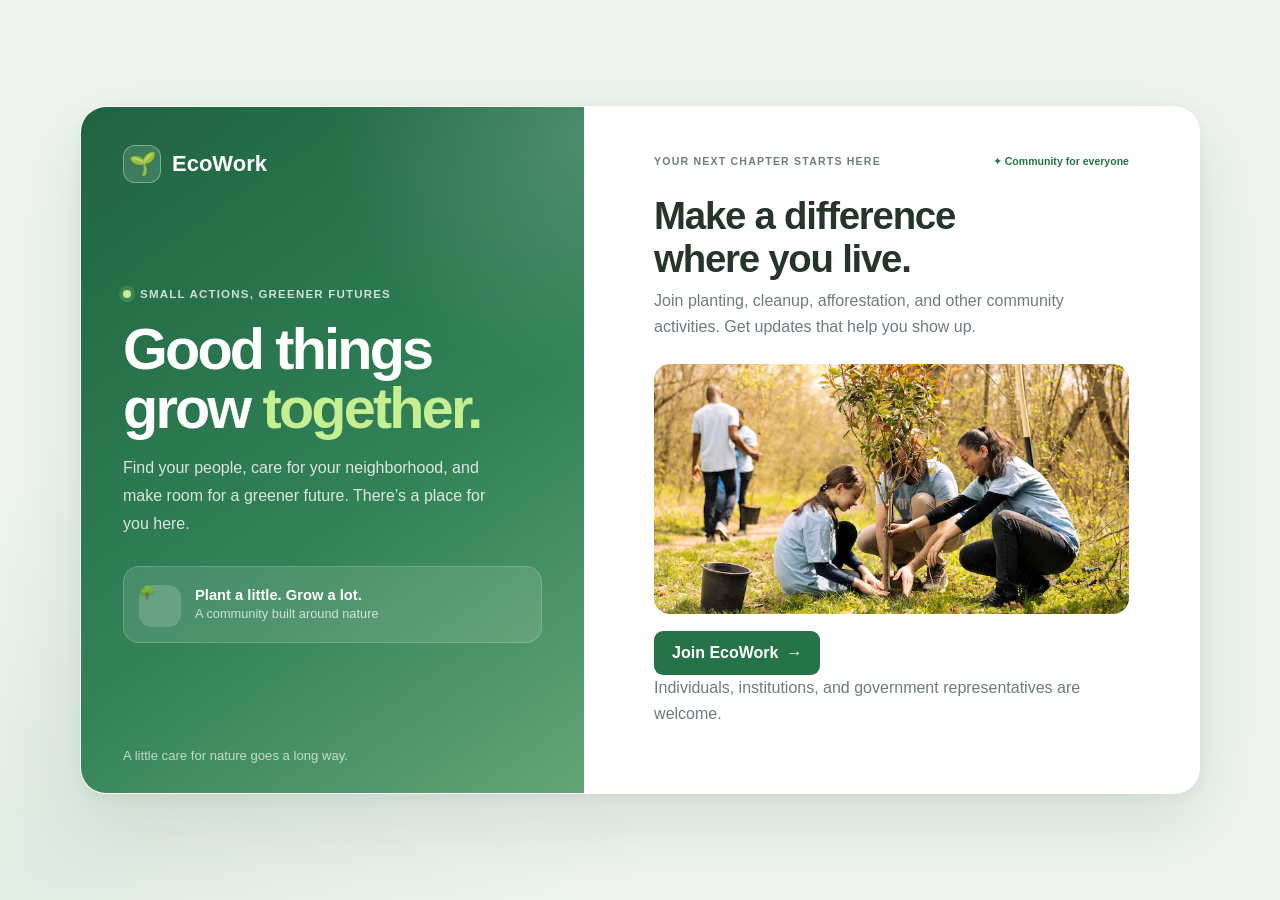
<file: index.html>
<!DOCTYPE html>
<html lang="en">
<head>
    <meta charset="UTF-8">
    <meta name="viewport" content="width=device-width, initial-scale=1">
    <meta name="theme-color" content="#eff4f0">
    <meta name="description" content="Join EcoWork to plant, clean up, and grow greener communities together.">
    <title>EcoWork — Grow greener communities</title>
    <link rel="stylesheet" href="ecowork.css">
</head>
<body>
    <main class="page-shell">
        <section class="welcome-panel" aria-label="About EcoWork">
            <a class="brand" href="index.html"><span class="brand-mark" aria-hidden="true">🌱</span><span>EcoWork</span></a>
            <div class="welcome-copy">
                <span class="eyebrow"><span class="eyebrow-dot"></span> SMALL ACTIONS, GREENER FUTURES</span>
                <h1>Good things<br>grow <span>together.</span></h1>
                <p>Find your people, care for your neighborhood, and make room for a greener future. There’s a place for you here.</p>
                <div class="community-card">
                    <span class="community-icon" aria-hidden="true">🌳</span>
                    <div><strong>Plant a little. Grow a lot.</strong><span>A community built around nature</span></div>
                </div>
            </div>
            <div class="welcome-footer">A little care for nature goes a long way.</div>
        </section>
        <section class="form-panel" aria-label="Join EcoWork">
            <div class="form-wrap">
                <div class="form-topline"><span>YOUR NEXT CHAPTER STARTS HERE</span><span class="secure-label">✦ Community for everyone</span></div>
                <h2>Make a difference<br>where you live.</h2>
                <p class="form-intro">Join planting, cleanup, afforestation, and other community activities. Get updates that help you show up.</p>
                <img class="hero-image" src="planting trees.avif" alt="People working together to plant a tree">
                <a class="primary-button" href="register.html">Join EcoWork <span aria-hidden="true">→</span></a>
                <p class="form-intro">Individuals, institutions, and government representatives are welcome.</p>
            </div>
        </section>
    </main>
</body>
</html>
</file>
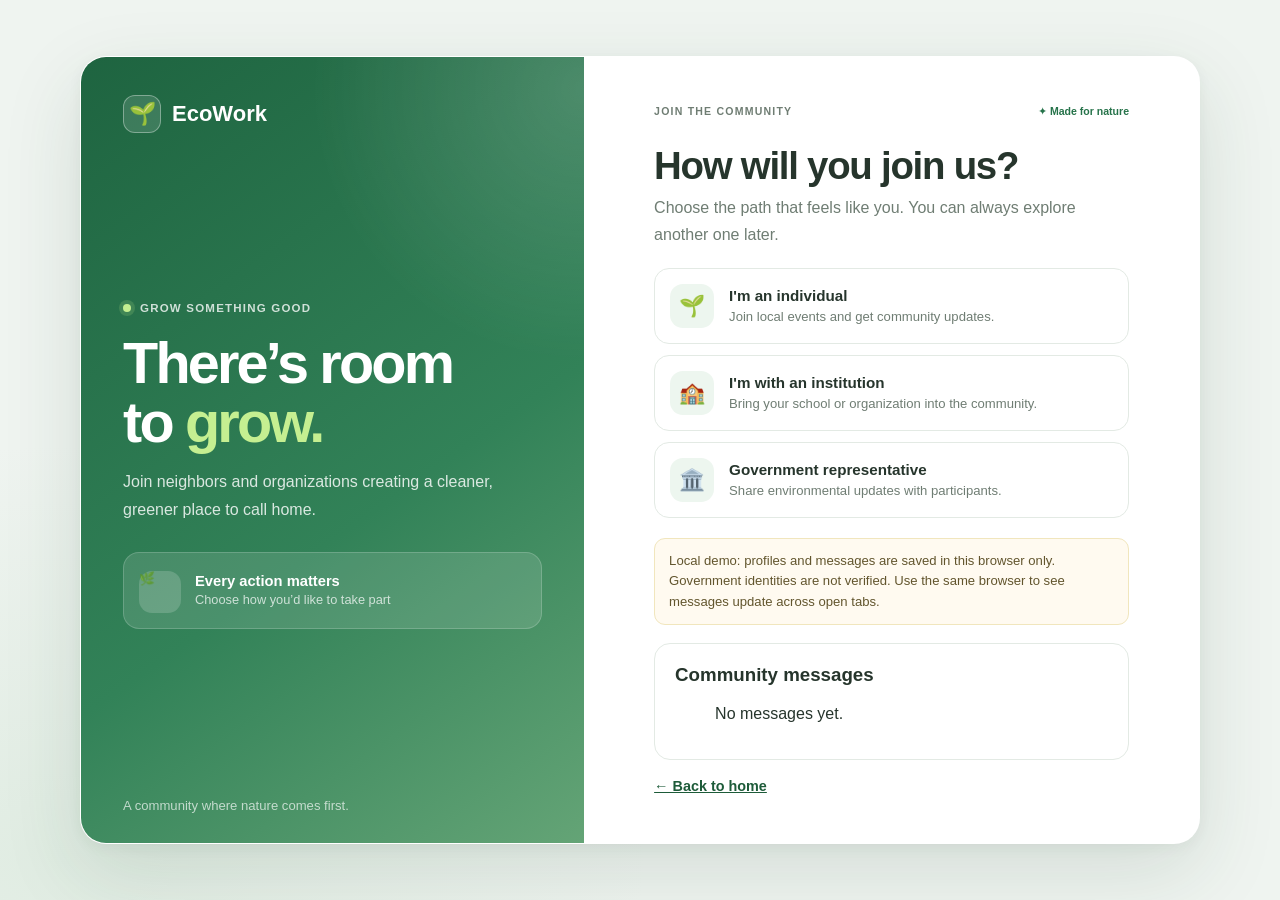
<file: register.html>
<!DOCTYPE html>
<html lang="en">
<head>
    <meta charset="UTF-8">
    <meta name="viewport" content="width=device-width, initial-scale=1">
    <title>Join EcoWork</title>
    <link rel="stylesheet" href="ecowork.css">
</head>
<body>
    <main class="page-shell">
        <section class="welcome-panel" aria-label="Welcome to EcoWork">
            <a class="brand" href="index.html"><span class="brand-mark" aria-hidden="true">🌱</span><span>EcoWork</span></a>
            <div class="welcome-copy">
                <span class="eyebrow"><span class="eyebrow-dot"></span> GROW SOMETHING GOOD</span>
                <h1>There’s room<br>to <span>grow.</span></h1>
                <p>Join neighbors and organizations creating a cleaner, greener place to call home.</p>
                <div class="community-card">
                    <span class="community-icon" aria-hidden="true">🌿</span>
                    <div><strong>Every action matters</strong><span>Choose how you’d like to take part</span></div>
                </div>
            </div>
            <div class="welcome-footer">A community where nature comes first.</div>
        </section>
        <section class="form-panel" aria-label="EcoWork registration">
            <div class="form-wrap">
                <div class="form-topline"><span>JOIN THE COMMUNITY</span><span class="secure-label">✦ Made for nature</span></div>
                <h2 id="pageHeading">How will you join us?</h2>
                <p class="form-intro" id="rolePrompt">Choose the path that feels like you. You can always explore another one later.</p>

                <div class="role-options" role="group" aria-label="Choose registration type">
                    <button type="button" class="role-card roleButton" data-role="individual" aria-pressed="false">
                        <span class="role-icon" aria-hidden="true">🌱</span>
                        <span class="role-copy"><strong>I'm an individual</strong><span>Join local events and get community updates.</span></span>
                    </button>
                    <button type="button" class="role-card roleButton" data-role="institution" aria-pressed="false">
                        <span class="role-icon" aria-hidden="true">🏫</span>
                        <span class="role-copy"><strong>I'm with an institution</strong><span>Bring your school or organization into the community.</span></span>
                    </button>
                    <button type="button" class="role-card roleButton" data-role="government" aria-pressed="false">
                        <span class="role-icon" aria-hidden="true">🏛️</span>
                        <span class="role-copy"><strong>Government representative</strong><span>Share environmental updates with participants.</span></span>
                    </button>
                </div>

                <p class="prototype-notice" id="prototypeNotice">Local demo: profiles and messages are saved in this browser only. Government identities are not verified. Use the same browser to see messages update across open tabs.</p>
                <p class="form-message" id="statusMessage" role="status" aria-live="polite"></p>

                <form id="regForm" class="form-card" hidden>
                    <h3 id="formHeading">Registration details</h3>
                    <label for="name">Full name</label>
                    <input type="text" id="name" name="name" autocomplete="name" pattern="[\p{L}\p{M}]+([ .'\-][\p{L}\p{M}]+)*" maxlength="100" title="Use letters, spaces, apostrophes, or hyphens." required>
                    <label for="phone">Phone number (7–15 digits)</label>
                    <input type="tel" id="phone" name="phone" autocomplete="tel" inputmode="numeric" pattern="[0-9]{7,15}" minlength="7" maxlength="15" title="Enter 7 to 15 digits only." required>
                    <label for="city">City / Area</label>
                    <input type="text" id="city" name="city" autocomplete="address-level2" minlength="2" maxlength="120" required>

                    <div id="institutionField" hidden>
                        <label for="institutionName">Institution name</label>
                        <input type="text" id="institutionName" name="institutionName" minlength="2" maxlength="150">
                    </div>

                    <div id="notificationField">
                        <label for="frequency">How often would you like EcoWork updates?</label>
                        <select id="frequency" name="frequency">
                            <option value="weekly">Weekly</option>
                            <option value="daily">Daily</option>
                        </select>
                    </div>

                    <div id="governmentFields" hidden>
                        <label for="jobId">Government job / employee ID</label>
                        <input type="text" id="jobId" name="jobId" autocomplete="off" minlength="2" maxlength="100">
                        <label for="department">Environmental department</label>
                        <input type="text" id="department" name="department" autocomplete="organization" minlength="2" maxlength="150" placeholder="For example, Environment and Forest Department">
                        <label for="officialEmail">Official email address</label>
                        <input type="email" id="officialEmail" name="officialEmail" autocomplete="email" maxlength="254" placeholder="name@example.gov">
                        <p class="form-intro">This local demo does not verify government employment.</p>
                    </div>
                    <button type="submit">Create account</button>
                </form>

                <section id="governmentDashboard" class="form-card" hidden>
                    <h3>Send a community message</h3>
                    <p class="form-intro">Your message appears immediately for matching participants using this browser.</p>
                    <form id="announcementForm">
                        <label for="announcement">Message</label>
                        <textarea id="announcement" name="announcement" rows="4" minlength="10" maxlength="1000" placeholder="Share an event, planting drive, or environmental update…" required></textarea>
                        <label for="audience">Audience</label>
                        <select id="audience" name="audience">
                            <option value="all">All participants</option>
                            <option value="daily">Daily update subscribers</option>
                            <option value="weekly">Weekly update subscribers</option>
                        </select>
                        <button type="submit">Send message</button>
                    </form>
                </section>

                <section id="announcements" class="form-card">
                    <h3>Community messages</h3>
                    <ul id="announcementList"><li>No messages yet.</li></ul>
                </section>
                <a class="text-link" href="index.html">← Back to home</a>
            </div>
        </section>
    </main>
    <script>
        const storageKeys = {
            registrations: "ecowork.registrations",
            announcements: "ecowork.announcements"
        };
        const roleButtons = document.querySelectorAll(".roleButton");
        const regForm = document.getElementById("regForm");
        const statusMessage = document.getElementById("statusMessage");
        const institutionField = document.getElementById("institutionField");
        const institutionName = document.getElementById("institutionName");
        const governmentFields = document.getElementById("governmentFields");
        const jobId = document.getElementById("jobId");
        const department = document.getElementById("department");
        const officialEmail = document.getElementById("officialEmail");
        const notificationField = document.getElementById("notificationField");
        const governmentDashboard = document.getElementById("governmentDashboard");
        const announcementList = document.getElementById("announcementList");
        let selectedRole = "";
        let registrations = readStoredList(storageKeys.registrations);
        let announcements = readStoredList(storageKeys.announcements);
        let currentGovernment = null;

        function readStoredList(key) {
            try {
                const value = localStorage.getItem(key);
                if (!value) return [];
                const parsed = JSON.parse(value);
                if (!Array.isArray(parsed)) throw new Error("Saved data is not a list.");
                return parsed;
            } catch (error) {
                console.error("Could not read EcoWork browser storage:", error);
                statusMessage.textContent = "Could not load saved EcoWork data. Clear this site's browser storage and try again.";
                return [];
            }
        }

        function saveStoredData(key, value) {
            try {
                localStorage.setItem(key, JSON.stringify(value));
                return true;
            } catch (error) {
                console.error("Could not save EcoWork browser storage:", error);
                statusMessage.textContent = "Could not save data in this browser. Check browser storage settings and try again.";
                return false;
            }
        }

        function renderAnnouncements() {
            announcementList.replaceChildren();
            if (announcements.length === 0) {
                announcementList.textContent = "No messages yet.";
                return;
            }
            announcements.slice().reverse().forEach(function (announcement) {
                const item = document.createElement("li");
                item.textContent = new Date(announcement.createdAt).toLocaleString() +
                    " — " + announcement.message + " (" + announcement.audience + ")";
                announcementList.appendChild(item);
            });
        }

        function chooseRole(role) {
            selectedRole = role;
            regForm.hidden = false;
            document.getElementById("formHeading").textContent =
                role === "government" ? "Government representative details" : "Registration details";
            roleButtons.forEach(function (button) {
                button.setAttribute("aria-pressed", String(button.dataset.role === role));
            });

            const isInstitution = role === "institution";
            const isGovernment = role === "government";
            institutionField.hidden = !isInstitution;
            institutionName.required = isInstitution;
            governmentFields.hidden = !isGovernment;
            jobId.required = isGovernment;
            department.required = isGovernment;
            officialEmail.required = isGovernment;
            notificationField.hidden = isGovernment;
            governmentDashboard.hidden = true;
            statusMessage.textContent = "";
            regForm.scrollIntoView({ behavior: "smooth", block: "start" });
            document.getElementById("name").focus({ preventScroll: true });
        }

        roleButtons.forEach(function (button) {
            button.addEventListener("click", function () {
                chooseRole(button.dataset.role);
            });
        });

        regForm.addEventListener("submit", function (event) {
            event.preventDefault();
            if (!selectedRole || !regForm.reportValidity()) return;

            const registration = {
                id: Date.now().toString(36) + Math.random().toString(36).slice(2),
                role: selectedRole,
                name: document.getElementById("name").value.trim(),
                phone: document.getElementById("phone").value.trim(),
                city: document.getElementById("city").value.trim(),
                createdAt: new Date().toISOString()
            };
            if (selectedRole === "institution") {
                registration.institutionName = institutionName.value.trim();
            } else if (selectedRole === "government") {
                registration.jobId = jobId.value.trim();
                registration.department = department.value.trim();
                registration.officialEmail = officialEmail.value.trim();
            } else {
                registration.frequency = document.getElementById("frequency").value;
            }

            const nextRegistrations = registrations.concat(registration);
            if (!saveStoredData(storageKeys.registrations, nextRegistrations)) return;
            registrations = nextRegistrations;

            if (selectedRole === "government") {
                currentGovernment = registration;
                governmentDashboard.hidden = false;
                document.getElementById("pageHeading").hidden = true;
                document.getElementById("rolePrompt").hidden = true;
                document.querySelector(".role-options").hidden = true;
                document.getElementById("prototypeNotice").hidden = true;
                regForm.reset();
                regForm.hidden = true;
                roleButtons.forEach(function (button) {
                    button.hidden = true;
                });
                statusMessage.textContent = "Government profile saved in this browser. Messages you send will show in this browser only.";
                governmentDashboard.scrollIntoView({ behavior: "smooth", block: "start" });
            } else {
                try {
                    sessionStorage.setItem("ecowork.currentRegistration", JSON.stringify(registration));
                } catch (error) {
                    console.error("Could not save active EcoWork profile in this tab:", error);
                    statusMessage.textContent = "Registration was saved, but this tab could not open your profile. Enable session storage and try again.";
                    return;
                }
                window.location.href = "success.html";
            }
        });

        document.getElementById("announcementForm").addEventListener("submit", function (event) {
            event.preventDefault();
            const form = event.currentTarget;
            if (!form.reportValidity()) return;
            if (!currentGovernment) {
                statusMessage.textContent = "Register as a government representative before sending a message.";
                return;
            }

            const message = {
                id: Date.now().toString(36) + Math.random().toString(36).slice(2),
                sender: currentGovernment.name,
                department: currentGovernment.department,
                message: document.getElementById("announcement").value.trim(),
                audience: document.getElementById("audience").value,
                createdAt: new Date().toISOString()
            };
            const nextAnnouncements = announcements.concat(message);
            if (!saveStoredData(storageKeys.announcements, nextAnnouncements)) return;
            announcements = nextAnnouncements;
            renderAnnouncements();
            form.reset();
            statusMessage.textContent = "Message sent! It is available immediately to matching participants in this browser.";
        });

        window.addEventListener("storage", function (event) {
            if (event.key === storageKeys.announcements) {
                announcements = readStoredList(storageKeys.announcements);
                renderAnnouncements();
            } else if (event.key === storageKeys.registrations) {
                registrations = readStoredList(storageKeys.registrations);
            }
        });

        renderAnnouncements();
    </script>
</body>
</html>
</file>
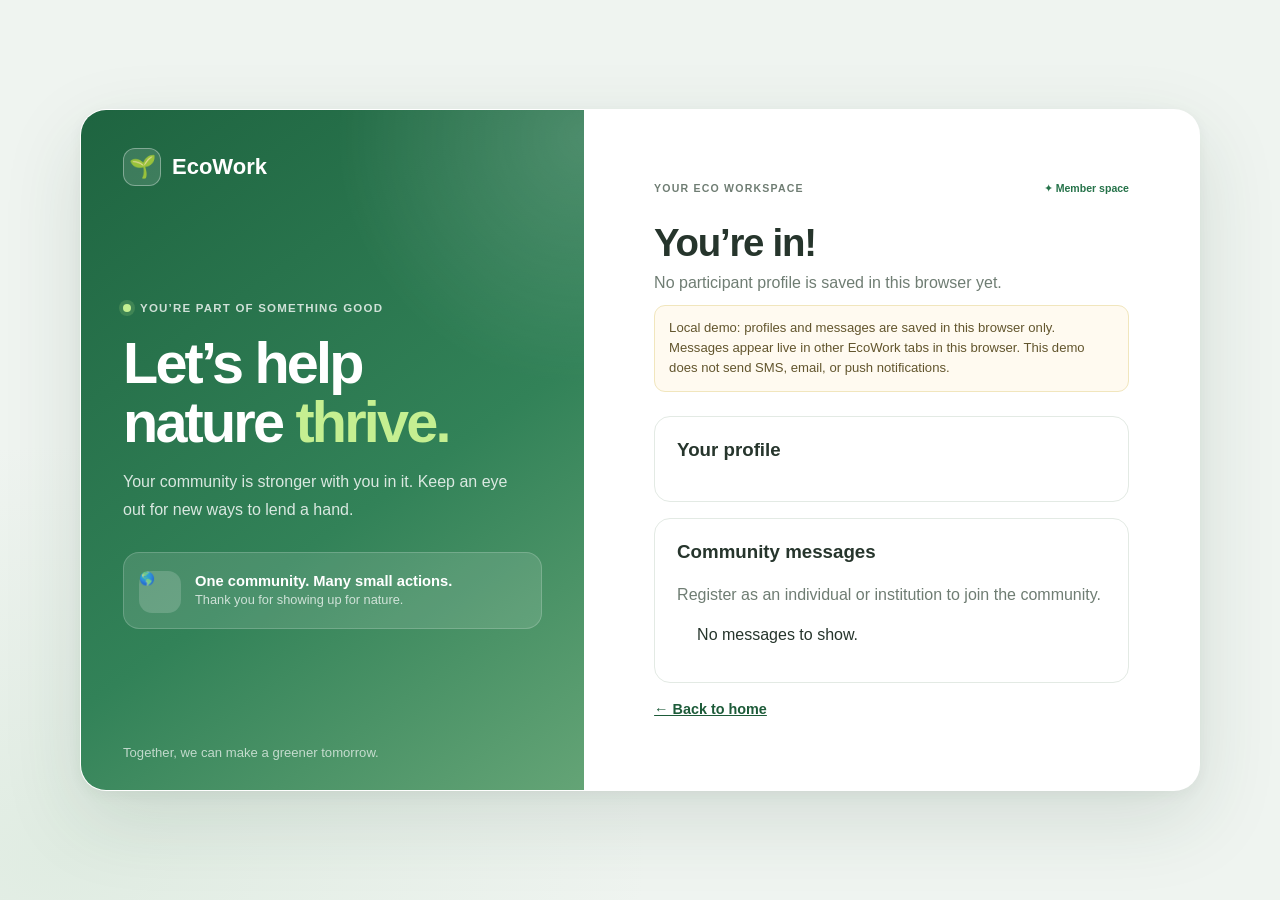
<file: success.html>
<!DOCTYPE html>
<html lang="en">
<head>
    <meta charset="UTF-8">
    <meta name="viewport" content="width=device-width, initial-scale=1">
    <title>Your EcoWork Space</title>
    <link rel="stylesheet" href="ecowork.css">
</head>
<body>
    <main class="page-shell">
        <section class="welcome-panel" aria-label="Welcome to EcoWork">
            <a class="brand" href="index.html"><span class="brand-mark" aria-hidden="true">🌱</span><span>EcoWork</span></a>
            <div class="welcome-copy">
                <span class="eyebrow"><span class="eyebrow-dot"></span> YOU’RE PART OF SOMETHING GOOD</span>
                <h1>Let’s help<br>nature <span>thrive.</span></h1>
                <p>Your community is stronger with you in it. Keep an eye out for new ways to lend a hand.</p>
                <div class="community-card">
                    <span class="community-icon" aria-hidden="true">🌎</span>
                    <div><strong>One community. Many small actions.</strong><span>Thank you for showing up for nature.</span></div>
                </div>
            </div>
            <div class="welcome-footer">Together, we can make a greener tomorrow.</div>
        </section>
        <section class="form-panel" aria-label="Your EcoWork account">
            <div class="form-wrap">
                <div class="form-topline"><span>YOUR ECO WORKSPACE</span><span class="secure-label">✦ Member space</span></div>
                <h2 class="success-heading">You’re in!</h2>
                <p id="welcomeMessage" class="success-intro" role="status" aria-live="polite"></p>
                <p class="notice">Local demo: profiles and messages are saved in this browser only. Messages appear live in other EcoWork tabs in this browser. This demo does not send SMS, email, or push notifications.</p>
                <div class="dashboard">
                    <section class="panel" aria-labelledby="profileHeading">
                        <h3 id="profileHeading">Your profile</h3>
                        <form id="profileForm">
                            <label for="profileName">Name</label>
                            <input type="text" id="profileName" pattern="[\p{L}\p{M}]+([ .'\-][\p{L}\p{M}]+)*" maxlength="100" title="Use letters, spaces, apostrophes, or hyphens." required>
                            <label for="profileCity">City / Area</label>
                            <input type="text" id="profileCity" minlength="2" maxlength="120" required>
                            <div id="profileInstitutionField" hidden>
                                <label for="profileInstitution">Institution</label>
                                <input type="text" id="profileInstitution" minlength="2" maxlength="150">
                            </div>
                            <label for="profilePhone">Phone (7–15 digits)</label>
                            <input type="tel" id="profilePhone" inputmode="numeric" pattern="[0-9]{7,15}" minlength="7" maxlength="15" title="Enter 7 to 15 digits only." required>
                            <label for="profileFrequency">Update preference</label>
                            <select id="profileFrequency">
                                <option value="weekly">Weekly</option>
                                <option value="daily">Daily</option>
                            </select>
                            <button type="submit">Save profile</button>
                        </form>
                        <p id="profileStatus" class="form-message" role="status" aria-live="polite"></p>
                    </section>
                    <section class="panel" aria-labelledby="upcomingHeading">
                        <h3 id="upcomingHeading">Community messages</h3>
                        <p id="messageSchedule" class="form-intro"></p>
                        <p id="messageStatus" class="form-message" role="status" aria-live="polite"></p>
                        <ul id="messageList"></ul>
                    </section>
                </div>
                <a class="text-link" href="index.html">← Back to home</a>
            </div>
        </section>
    </main>
    <script>
        const storageKeys = {
            registrations: "ecowork.registrations",
            announcements: "ecowork.announcements"
        };
        const welcomeMessage = document.getElementById("welcomeMessage");
        const messageSchedule = document.getElementById("messageSchedule");
        const messageList = document.getElementById("messageList");
        const profileForm = document.getElementById("profileForm");
        const profileName = document.getElementById("profileName");
        const profileCity = document.getElementById("profileCity");
        const profilePhone = document.getElementById("profilePhone");
        const profileFrequency = document.getElementById("profileFrequency");
        const profileInstitutionField = document.getElementById("profileInstitutionField");
        const profileInstitution = document.getElementById("profileInstitution");
        const profileStatus = document.getElementById("profileStatus");
        const messageStatus = document.getElementById("messageStatus");
        let currentRegistration = readCurrentRegistration();

        function readCurrentRegistration() {
            try {
                const value = sessionStorage.getItem("ecowork.currentRegistration");
                return value ? JSON.parse(value) : null;
            } catch (error) {
                console.error("Could not read EcoWork profile:", error);
                welcomeMessage.textContent = "Could not read your saved profile from this browser.";
                return null;
            }
        }

        function readList(key) {
            try {
                const value = localStorage.getItem(key);
                if (!value) return [];
                const parsed = JSON.parse(value);
                if (!Array.isArray(parsed)) throw new Error("Saved EcoWork data is not a list.");
                return parsed;
            } catch (error) {
                console.error("Could not read EcoWork browser data:", error);
                messageStatus.textContent = "Could not read saved EcoWork data from this browser.";
                return [];
            }
        }

        function renderProfile() {
            if (!currentRegistration) {
                welcomeMessage.textContent = "No participant profile is saved in this browser yet.";
                messageSchedule.textContent = "Register as an individual or institution to join the community.";
                profileForm.hidden = true;
                messageList.textContent = "No messages to show.";
                return;
            }

            welcomeMessage.textContent = "Thanks for joining, " + currentRegistration.name + "!";
            profileName.value = currentRegistration.name || "";
            profileCity.value = currentRegistration.city || "";
            profilePhone.value = currentRegistration.phone || "";
            profileFrequency.value = currentRegistration.frequency || "weekly";
            const isInstitution = currentRegistration.role === "institution";
            profileInstitutionField.hidden = !isInstitution;
            profileInstitution.required = isInstitution;
            profileInstitution.value = currentRegistration.institutionName || "";
            renderMessages();
        }

        function renderMessages() {
            messageList.replaceChildren();
            if (!currentRegistration) return;
            const frequency = currentRegistration.frequency === "daily" ? "daily" : "weekly";
            messageSchedule.textContent = "Your preference is " + frequency +
                ". New matching messages appear here immediately while EcoWork is open in this browser.";
            const messages = readList(storageKeys.announcements).filter(function (announcement) {
                return announcement && typeof announcement.message === "string" &&
                    (announcement.audience === "all" || announcement.audience === frequency);
            });

            if (messages.length === 0) {
                messageList.textContent = "No messages for your preference yet.";
                return;
            }
            messages.slice().reverse().forEach(function (announcement) {
                const item = document.createElement("li");
                item.textContent = new Date(announcement.createdAt).toLocaleString() +
                    " — " + announcement.message + " (from " + announcement.department + ")";
                messageList.appendChild(item);
            });
        }

        profileForm.addEventListener("submit", function (event) {
            event.preventDefault();
            if (!currentRegistration || !profileForm.reportValidity()) return;

            const registrations = readList(storageKeys.registrations);
            const index = registrations.findIndex(function (registration) {
                return registration.id === currentRegistration.id;
            });
            if (index < 0) {
                profileStatus.textContent = "Could not find your registration record in this browser.";
                return;
            }

            const updatedRegistration = Object.assign({}, currentRegistration, {
                name: profileName.value.trim(),
                city: profileCity.value.trim(),
                phone: profilePhone.value.trim(),
                frequency: profileFrequency.value
            });
            if (updatedRegistration.role === "institution") {
                updatedRegistration.institutionName = profileInstitution.value.trim();
            }
            registrations[index] = updatedRegistration;

            try {
                localStorage.setItem(storageKeys.registrations, JSON.stringify(registrations));
                sessionStorage.setItem("ecowork.currentRegistration", JSON.stringify(updatedRegistration));
                currentRegistration = updatedRegistration;
                profileStatus.textContent = "Profile saved in this browser.";
                welcomeMessage.textContent = "Thanks for being part of EcoWork, " + currentRegistration.name + "!";
                renderMessages();
            } catch (error) {
                console.error("Could not save EcoWork profile:", error);
                profileStatus.textContent = "Could not save profile changes. Check browser storage and try again.";
            }
        });

        window.addEventListener("storage", function (event) {
            if (event.key === storageKeys.announcements) {
                renderMessages();
                messageStatus.textContent = "New messages loaded.";
            }
        });

        renderProfile();
    </script>
</body>
</html>
</file>
<file: ecowork.css>
:root {
    font-family: "DM Sans", "Segoe UI", sans-serif;
    color: #26352c;
    background: #eff4f0;
    font-synthesis: none;
    text-rendering: optimizeLegibility;
    --green: #26734a;
    --green-dark: #1d5b39;
    --green-light: #edf6ef;
    --text-muted: #6f7d73;
    --border: #e3eae4;
}

* { box-sizing: border-box; }
body {
    min-width: 320px;
    min-height: 100vh;
    margin: 0;
    padding: 32px;
    display: grid;
    place-items: center;
    background: radial-gradient(ellipse at 5% 95%, rgba(176, 211, 182, 0.24), transparent 34%), #eff4f0;
}
button, input, select, textarea { font: inherit; }
button { cursor: pointer; }
a { color: var(--green-dark); }

.page-shell {
    width: min(1120px, 100%);
    min-height: 680px;
    display: grid;
    grid-template-columns: 0.9fr 1.1fr;
    overflow: hidden;
    border: 1px solid rgba(255, 255, 255, 0.9);
    border-radius: 26px;
    background: #fff;
    box-shadow: 0 28px 80px rgba(30, 67, 45, 0.13), 0 4px 14px rgba(30, 67, 45, 0.05);
}
.welcome-panel {
    position: relative;
    display: flex;
    min-height: 680px;
    flex-direction: column;
    overflow: hidden;
    padding: 38px 42px 30px;
    color: #fff;
    background: radial-gradient(circle at 100% 4%, rgba(255, 255, 255, 0.16), transparent 30%), linear-gradient(145deg, #1e6440 0%, #328258 58%, #64a476 100%);
}
.brand { display: inline-flex; align-items: center; gap: 11px; width: fit-content; color: inherit; font-size: 22px; font-weight: 800; text-decoration: none; }
.brand-mark { display: grid; width: 38px; height: 38px; place-items: center; border: 1px solid rgba(255,255,255,.35); border-radius: 12px; background: rgba(255,255,255,.13); font-size: 22px; }
.welcome-copy { position: relative; z-index: 1; margin: auto 0; }
.eyebrow, .form-topline { display: flex; align-items: center; gap: 9px; font-size: .72rem; font-weight: 800; letter-spacing: 1.2px; }
.eyebrow { color: rgba(255,255,255,.78); }
.eyebrow-dot { width: 8px; height: 8px; border-radius: 50%; background: #c5ef91; box-shadow: 0 0 0 4px rgba(197,239,145,.16); }
.welcome-panel h1 { margin: 20px 0 14px; font-size: clamp(2.5rem,5vw,3.6rem); line-height: 1.02; letter-spacing: -2.8px; }
.welcome-panel h1 span { color: #c5ef91; }
.welcome-panel p { max-width: 390px; color: rgba(255,255,255,.82); line-height: 1.75; }
.community-card { display: flex; align-items: center; gap: 14px; margin-top: 28px; padding: 15px; border: 1px solid rgba(255,255,255,.18); border-radius: 16px; background: rgba(255,255,255,.12); }
.community-icon { display: grid; flex: 0 0 42px; width: 42px; height: 42px; place-items: center; border-radius: 13px; background: rgba(255,255,255,.17); font-size: 21px; }
.community-card strong, .community-card span { display: block; }
.community-card strong { font-size: .92rem; }
.community-card span { margin-top: 3px; color: rgba(255,255,255,.73); font-size: .8rem; }
.welcome-footer { color: rgba(255,255,255,.68); font-size: .82rem; }

.form-panel { display: flex; align-items: center; justify-content: center; padding: 48px clamp(28px,6vw,70px); }
.form-wrap { width: min(100%,510px); }
.form-topline { justify-content: space-between; gap: 12px; color: var(--text-muted); font-size: .66rem; }
.secure-label { color: var(--green); letter-spacing: 0; font-weight: 700; }
.form-wrap h2 { margin: 27px 0 8px; color: #26352c; font-size: clamp(1.8rem,4vw,2.4rem); line-height: 1.12; letter-spacing: -1.25px; }
.form-intro { margin: 0 0 18px; color: var(--text-muted); line-height: 1.65; }
.hero-image { display: block; width: 100%; max-height: 250px; object-fit: cover; margin: 23px 0 0; border-radius: 16px; }
.primary-button, button[type="submit"] { display: inline-flex; min-height: 44px; align-items: center; justify-content: center; gap: 8px; margin-top: 17px; padding: 11px 18px; color: #fff; border: 0; border-radius: 9px; background: var(--green); font-weight: 800; text-decoration: none; transition: background 140ms ease, transform 140ms ease; }
.primary-button:hover, button[type="submit"]:hover { transform: translateY(-1px); background: var(--green-dark); }
.text-link { display: inline-block; margin-top: 18px; font-size: .9rem; font-weight: 700; }
.role-options { display: grid; gap: 11px; margin: 20px 0; }
.role-card { display: flex; width: 100%; align-items: center; gap: 15px; padding: 15px; text-align: left; color: #26352c; border: 1px solid var(--border); border-radius: 15px; background: #fff; transition: border-color 140ms ease, background 140ms ease, transform 140ms ease; }
.role-card:hover { transform: translateY(-1px); border-color: #a8cdb1; background: #fbfdfb; }
.role-card[aria-pressed="true"] { border-color: var(--green); background: var(--green-light); }
.role-icon { display: grid; flex: 0 0 44px; width: 44px; height: 44px; place-items: center; border-radius: 13px; background: var(--green-light); font-size: 21px; }
.role-copy strong, .role-copy span { display: block; }
.role-copy strong { font-size: .95rem; }
.role-copy span { margin-top: 3px; color: var(--text-muted); font-size: .82rem; line-height: 1.45; }
.prototype-notice, .notice { padding: 12px 14px; color: #62552d; border: 1px solid #f1e6bd; border-radius: 11px; background: #fffaf0; font-size: .82rem; line-height: 1.55; }
.form-message { margin: 14px 0; color: var(--green-dark); font-size: .9rem; }
.form-message:empty { display: none; }
.form-message:not(:empty) { padding: 11px 13px; border-radius: 10px; background: var(--green-light); }
.form-card, .panel { margin-top: 18px; padding: 20px; border: 1px solid var(--border); border-radius: 16px; background: #fff; }
.form-card h3, .panel h3 { margin-top: 0; color: #26352c; }
.form-card label, .panel label { display: block; margin: 13px 0 6px; color: #3e4c42; font-size: .86rem; font-weight: 700; }
.form-card input, .form-card select, .form-card textarea, .panel input, .panel select { width: 100%; padding: 11px 12px; color: #26352c; border: 1px solid #dce5de; border-radius: 9px; background: #fff; }
.form-card textarea { resize: vertical; }
.form-card input:focus, .form-card select:focus, .form-card textarea:focus, .panel input:focus, .panel select:focus, button:focus-visible, a:focus-visible { outline: 3px solid rgba(47,133,83,.3); outline-offset: 2px; }
.dashboard { display: grid; grid-template-columns: repeat(auto-fit,minmax(230px,1fr)); gap: 16px; margin-top: 24px; }
.success-heading { margin: 0; color: var(--green-dark); font-size: clamp(2rem,4vw,2.8rem); line-height: 1.1; letter-spacing: -1.2px; }
.success-intro { margin: 10px 0 0; color: var(--text-muted); }
.panel { margin-top: 0; padding: 22px; background: #fff; }
.panel ul { padding-left: 20px; }
.panel li { margin: 10px 0; line-height: 1.5; }
.page-shell [hidden] { display: none !important; }

@media (max-width: 820px) {
    body { padding: 20px; }
    .page-shell { grid-template-columns: 1fr; width: min(620px,100%); }
    .welcome-panel { min-height: auto; padding: 28px; }
    .welcome-copy { margin: 36px 0 20px; }
    .welcome-panel h1 { font-size: clamp(2.5rem,9vw,3.4rem); }
    .welcome-footer { display: none; }
    .form-panel { padding: 36px 28px; }
}
@media (max-width: 480px) {
    body { padding: 10px; }
    .page-shell { border-radius: 18px; }
    .welcome-panel, .form-panel { padding: 24px 20px; }
    .community-card { margin-top: 20px; }
    .form-topline { align-items: flex-start; flex-direction: column; }
    .form-card, .panel { padding: 17px; }
}
@media (prefers-reduced-motion: reduce) {
    *, *::before, *::after { scroll-behavior: auto !important; transition-duration: .01ms !important; }
}
</file>
